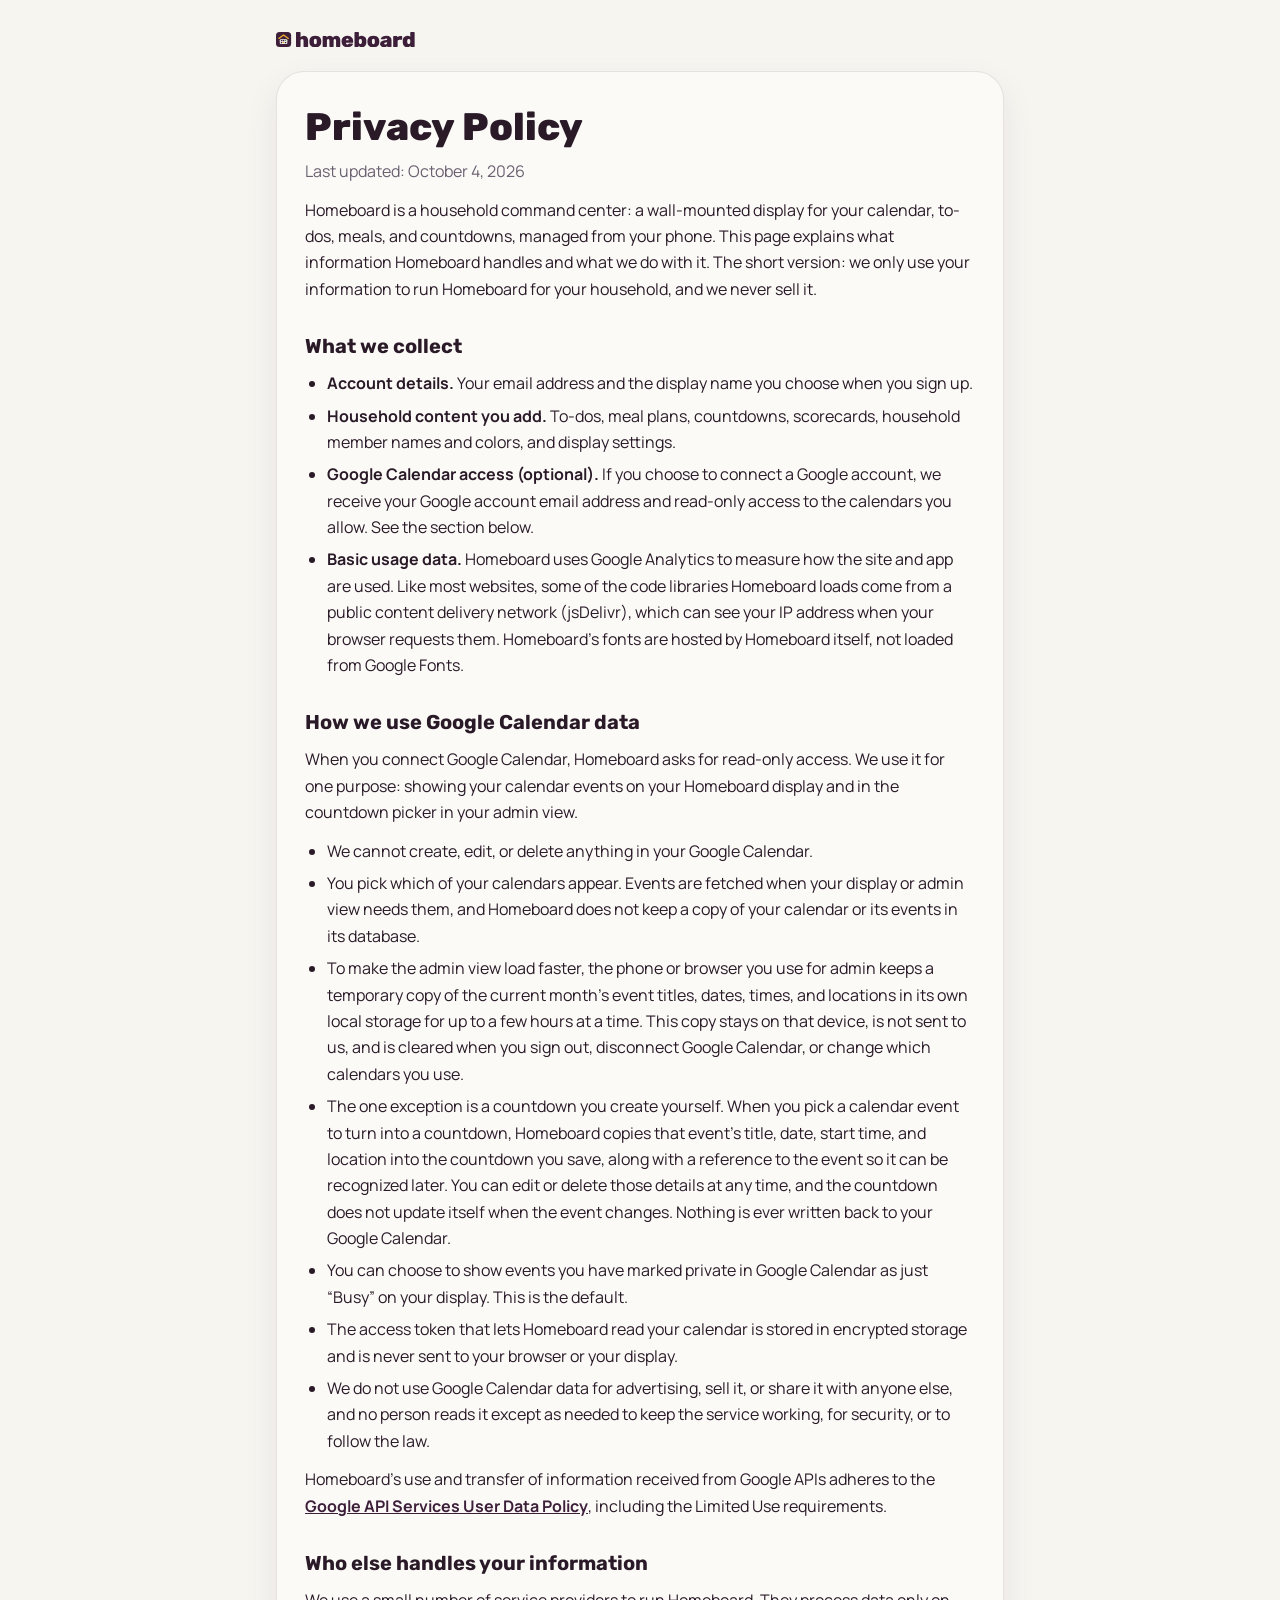
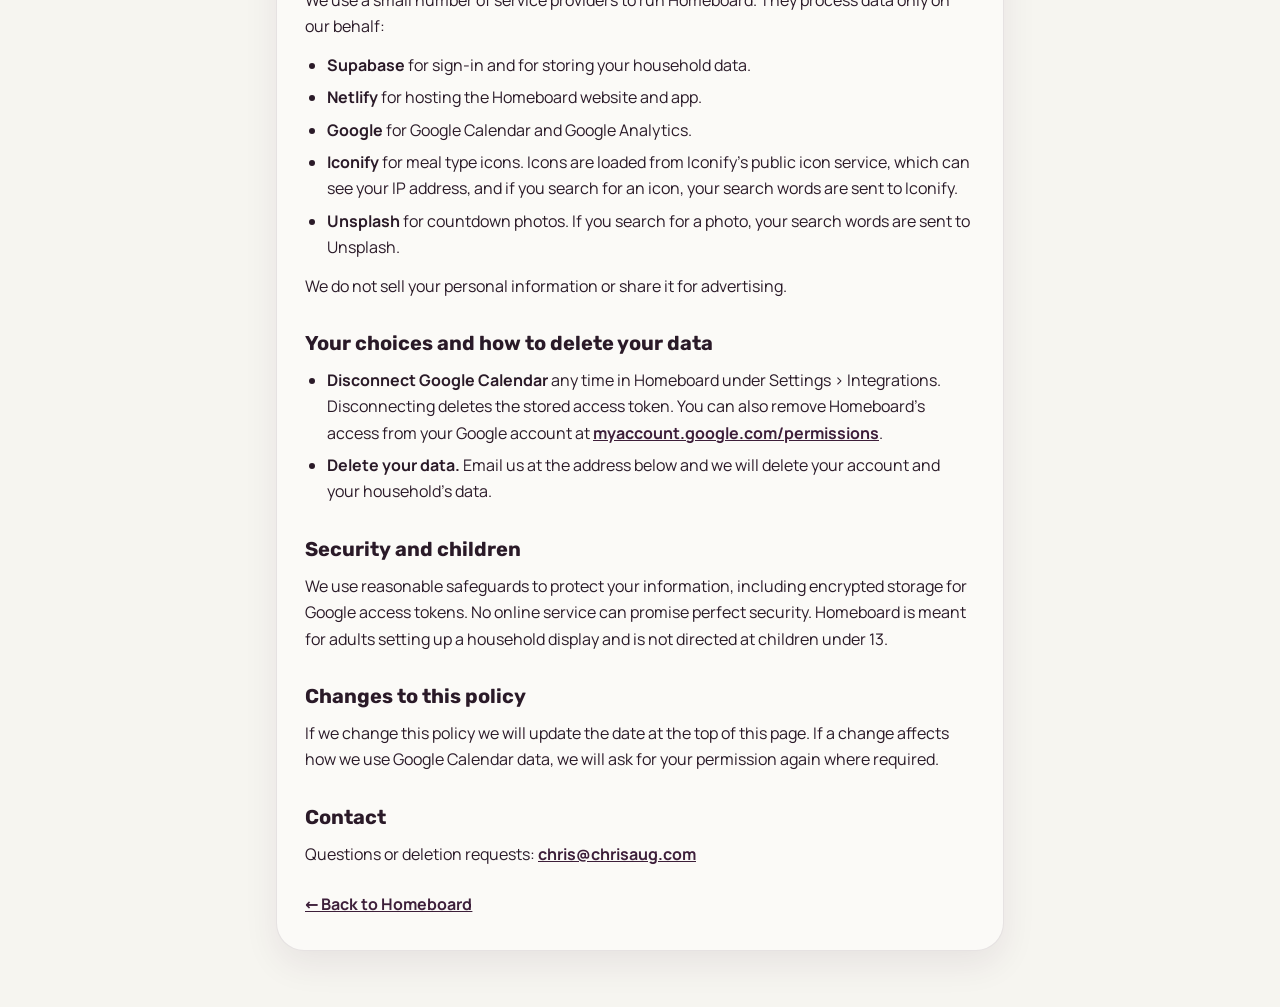
<file: privacy.html>
<!DOCTYPE html>
<html lang="en">
<head>
  <meta charset="UTF-8">
  <meta name="viewport" content="width=device-width, initial-scale=1.0, viewport-fit=cover">
  <meta name="theme-color" content="#f6f5f0">
  <title>Homeboard Privacy Policy</title>
  <meta name="description" content="How Homeboard collects, uses, and protects your information, including optional Google Calendar access.">
  <link rel="icon" type="image/svg+xml" href="brand/app-icon.svg">
  <link rel="stylesheet" href="css/tokens.css?v=2.5.30">
  <style>
    :root {
      --radius-lg: 28px;
    }

    img.brand-logo--dark { display: none; }
    @media (prefers-color-scheme: dark) {
      img.brand-logo--light { display: none; }
      img.brand-logo--dark { display: block; }
    }

    * {
      box-sizing: border-box;
    }

    html,
    body {
      margin: 0;
      min-height: 100%;
      background: var(--bg);
      color: var(--ink);
      font-family: var(--font-ui);
      line-height: 1.65;
    }

    .privacy-page {
      max-width: 760px;
      margin: 0 auto;
      padding: 32px 16px 56px;
    }

    .privacy-logo {
      display: block;
      width: 140px;
      height: auto;
      margin: 0 0 24px;
    }

    .privacy-card {
      background: var(--surface);
      border: 1px solid var(--border);
      border-radius: var(--radius-lg);
      box-shadow: var(--shadow);
      padding: 32px 28px;
    }

    h1,
    h2 {
      font-family: var(--font-display);
      line-height: 1.2;
      margin: 0;
    }

    h1 {
      font-size: clamp(1.8rem, 5vw, 2.4rem);
      font-weight: 800;
    }

    h2 {
      font-size: 1.25rem;
      font-weight: 700;
      margin-top: 32px;
    }

    p,
    ul {
      margin: 12px 0 0;
    }

    ul {
      padding-left: 22px;
    }

    li + li {
      margin-top: 6px;
    }

    .privacy-updated {
      color: var(--muted);
      margin-top: 8px;
    }

    a {
      color: var(--primary);
      font-weight: 700;
    }

    .privacy-back {
      display: inline-block;
      margin-top: 24px;
    }

    @media (max-width: 480px) {
      .privacy-card {
        padding: 24px 18px;
      }
    }
  </style>
</head>
<body>
  <main class="privacy-page">
    <a href="/"><img class="brand-logo brand-logo--light privacy-logo" src="brand/logo.svg" alt="Homeboard" width="140" decoding="async"><img class="brand-logo brand-logo--dark privacy-logo" src="brand/logo-on-dark.svg" alt="" width="140" decoding="async"></a>

    <article class="privacy-card">
      <h1>Privacy Policy</h1>
      <p class="privacy-updated">Last updated: October 4, 2026</p>

      <p>Homeboard is a household command center: a wall-mounted display for your calendar, to-dos, meals, and countdowns, managed from your phone. This page explains what information Homeboard handles and what we do with it. The short version: we only use your information to run Homeboard for your household, and we never sell it.</p>

      <h2>What we collect</h2>
      <ul>
        <li><strong>Account details.</strong> Your email address and the display name you choose when you sign up.</li>
        <li><strong>Household content you add.</strong> To-dos, meal plans, countdowns, scorecards, household member names and colors, and display settings.</li>
        <li><strong>Google Calendar access (optional).</strong> If you choose to connect a Google account, we receive your Google account email address and read-only access to the calendars you allow. See the section below.</li>
        <li><strong>Basic usage data.</strong> Homeboard uses Google Analytics to measure how the site and app are used. Like most websites, some of the code libraries Homeboard loads come from a public content delivery network (jsDelivr), which can see your IP address when your browser requests them. Homeboard's fonts are hosted by Homeboard itself, not loaded from Google Fonts.</li>
      </ul>

      <h2>How we use Google Calendar data</h2>
      <p>When you connect Google Calendar, Homeboard asks for read-only access. We use it for one purpose: showing your calendar events on your Homeboard display and in the countdown picker in your admin view.</p>
      <ul>
        <li>We cannot create, edit, or delete anything in your Google Calendar.</li>
        <li>You pick which of your calendars appear. Events are fetched when your display or admin view needs them, and Homeboard does not keep a copy of your calendar or its events in its database.</li>
        <li>To make the admin view load faster, the phone or browser you use for admin keeps a temporary copy of the current month&rsquo;s event titles, dates, times, and locations in its own local storage for up to a few hours at a time. This copy stays on that device, is not sent to us, and is cleared when you sign out, disconnect Google Calendar, or change which calendars you use.</li>
        <li>The one exception is a countdown you create yourself. When you pick a calendar event to turn into a countdown, Homeboard copies that event&rsquo;s title, date, start time, and location into the countdown you save, along with a reference to the event so it can be recognized later. You can edit or delete those details at any time, and the countdown does not update itself when the event changes. Nothing is ever written back to your Google Calendar.</li>
        <li>You can choose to show events you have marked private in Google Calendar as just &ldquo;Busy&rdquo; on your display. This is the default.</li>
        <li>The access token that lets Homeboard read your calendar is stored in encrypted storage and is never sent to your browser or your display.</li>
        <li>We do not use Google Calendar data for advertising, sell it, or share it with anyone else, and no person reads it except as needed to keep the service working, for security, or to follow the law.</li>
      </ul>
      <p>Homeboard&rsquo;s use and transfer of information received from Google APIs adheres to the <a href="https://developers.google.com/terms/api-services-user-data-policy" target="_blank" rel="noopener">Google API Services User Data Policy</a>, including the Limited Use requirements.</p>

      <h2>Who else handles your information</h2>
      <p>We use a small number of service providers to run Homeboard. They process data only on our behalf:</p>
      <ul>
        <li><strong>Supabase</strong> for sign-in and for storing your household data.</li>
        <li><strong>Netlify</strong> for hosting the Homeboard website and app.</li>
        <li><strong>Google</strong> for Google Calendar and Google Analytics.</li>
        <li><strong>Iconify</strong> for meal type icons. Icons are loaded from Iconify's public icon service, which can see your IP address, and if you search for an icon, your search words are sent to Iconify.</li>
        <li><strong>Unsplash</strong> for countdown photos. If you search for a photo, your search words are sent to Unsplash.</li>
      </ul>
      <p>We do not sell your personal information or share it for advertising.</p>

      <h2>Your choices and how to delete your data</h2>
      <ul>
        <li><strong>Disconnect Google Calendar</strong> any time in Homeboard under Settings &rsaquo; Integrations. Disconnecting deletes the stored access token. You can also remove Homeboard&rsquo;s access from your Google account at <a href="https://myaccount.google.com/permissions" target="_blank" rel="noopener">myaccount.google.com/permissions</a>.</li>
        <li><strong>Delete your data.</strong> Email us at the address below and we will delete your account and your household&rsquo;s data.</li>
      </ul>

      <h2>Security and children</h2>
      <p>We use reasonable safeguards to protect your information, including encrypted storage for Google access tokens. No online service can promise perfect security. Homeboard is meant for adults setting up a household display and is not directed at children under 13.</p>

      <h2>Changes to this policy</h2>
      <p>If we change this policy we will update the date at the top of this page. If a change affects how we use Google Calendar data, we will ask for your permission again where required.</p>

      <h2>Contact</h2>
      <p>Questions or deletion requests: <a href="mailto:chris@chrisaug.com">chris@chrisaug.com</a></p>

      <a class="privacy-back" href="/">&larr; Back to Homeboard</a>
    </article>
  </main>
</body>
</html>
</file>
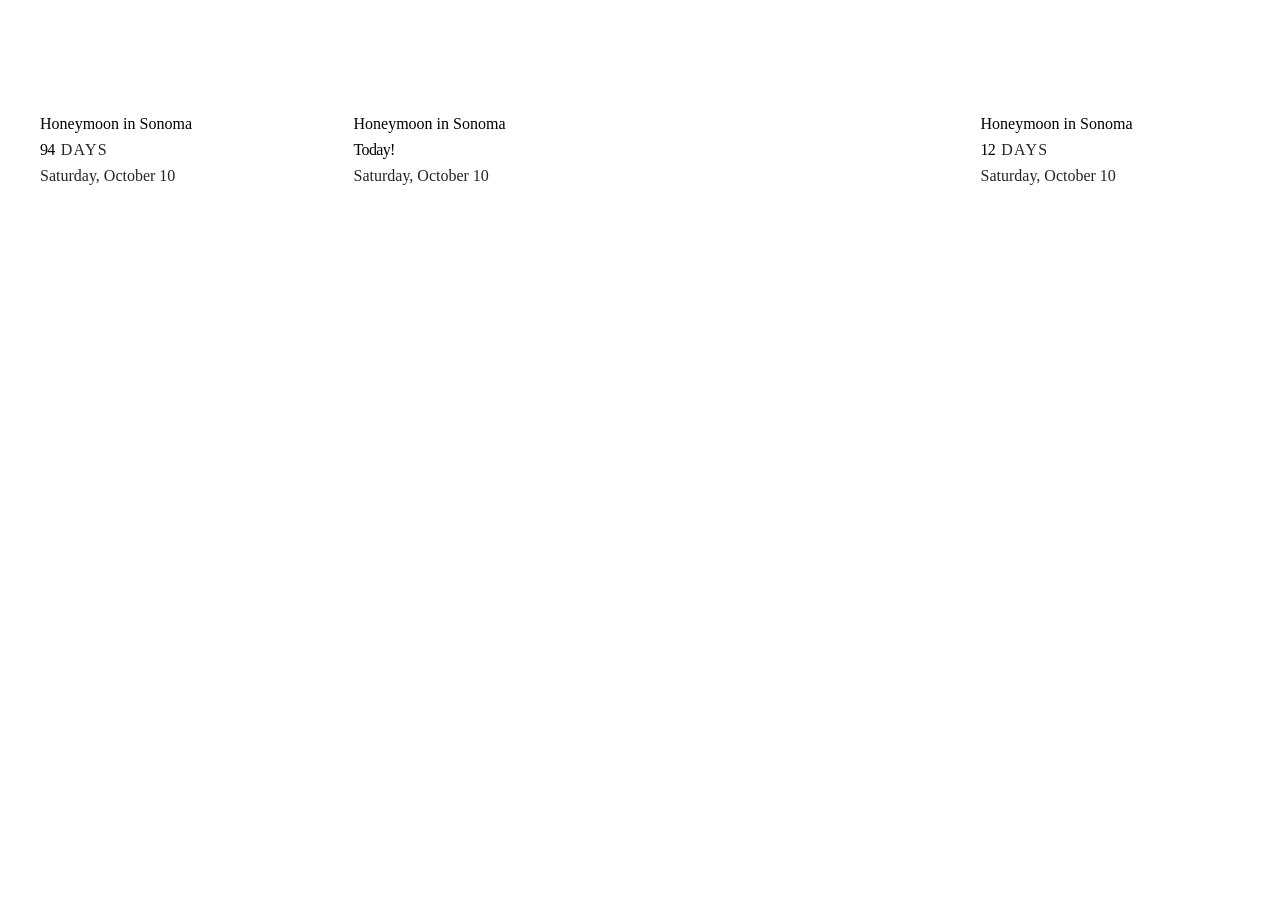
<file: design-system/components/CountdownPanel/preview.html>
<!-- @dsCard group="Time scale" height=300 -->
<!doctype html>
<html><head><meta charset="utf-8"><style>
html,body{margin:0;background:var(--surface);color:var(--ink);font-family:var(--font-ui)}
.wrap{padding:20px;display:flex;flex-wrap:wrap;gap:12px;align-items:flex-start}
</style></head><body><style>.row{display:grid;grid-template-columns:repeat(4,1fr);gap:10px;padding:18px}
.cp{border-radius:var(--radius-lg);padding:22px;min-height:220px;display:flex;flex-direction:column;justify-content:center}
.n{font:800 72px/1 var(--font-display);letter-spacing:-.04em;margin:8px 0}.n span{font:800 12px var(--font-ui);letter-spacing:.08em;margin-left:6px;opacity:.85}
.t{font:800 22px/1.15 var(--font-display)}.d{font:700 14px var(--font-ui);opacity:.85}
.today{background:var(--time-today);color:var(--on-time-today)}.soon{background:var(--countdown-soon);color:#fff}.later{background:var(--countdown-later);color:var(--ink)}.far{background:var(--countdown-far);color:var(--ink);border:1px solid var(--border)}</style>
<div class=row><div class="cp far"><div class=t>Honeymoon in Sonoma</div><div class=n>94<span>DAYS</span></div><div class=d>Saturday, October 10</div></div><div class="cp today"><div class=t>Honeymoon in Sonoma</div><div class=n>Today!</div><div class=d>Saturday, October 10</div></div>
<div class="cp soon"><div class=t>Honeymoon in Sonoma</div><div class=n>2<span>DAYS</span></div><div class=d style="font-size:17px">Saturday, October 10</div></div>
<div class="cp later"><div class=t>Honeymoon in Sonoma</div><div class=n>12<span>DAYS</span></div><div class=d>Saturday, October 10</div></div></div></body></html>
</file>
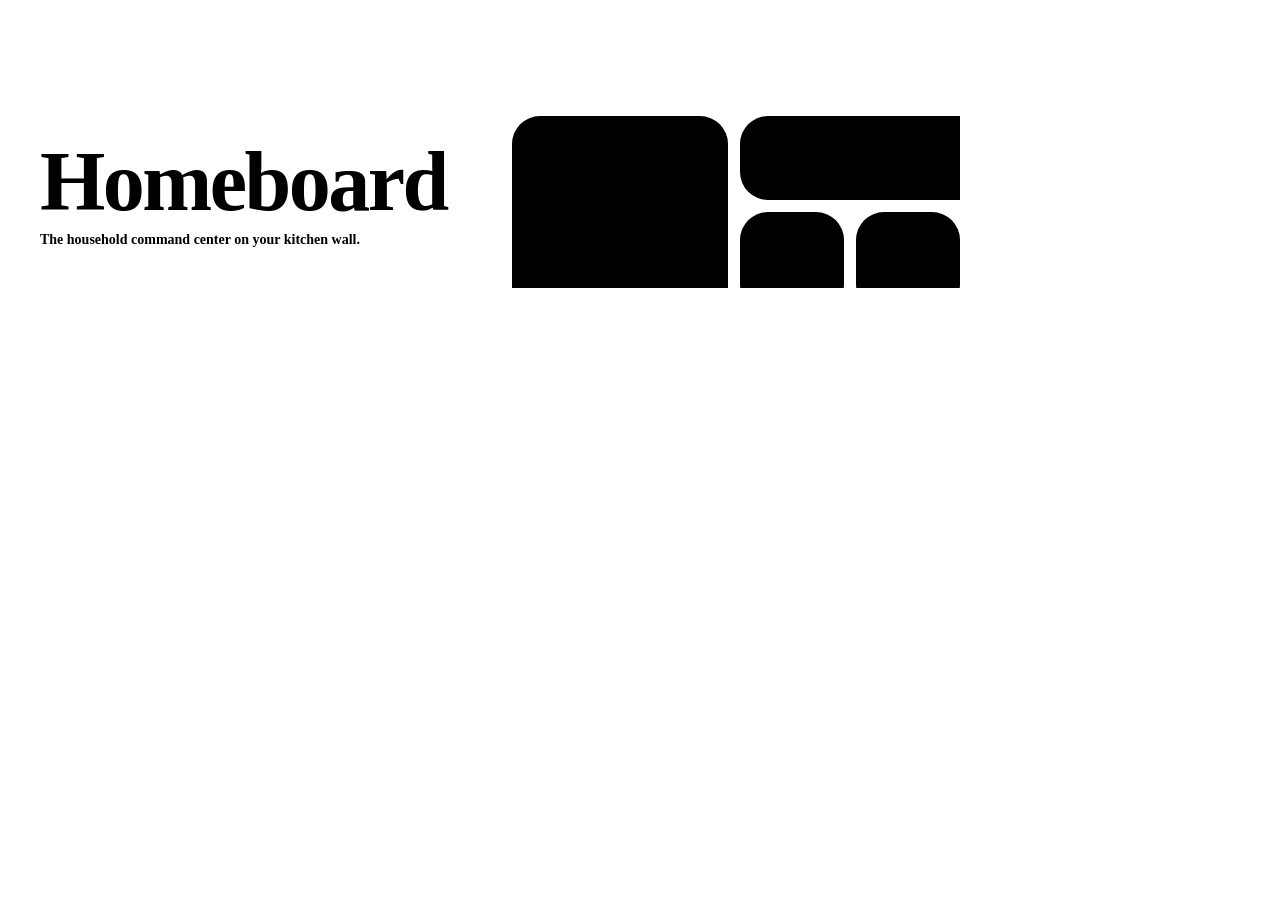
<file: design-system/components/Cover/preview.html>
<!-- @dsCard height=288 -->
<!doctype html>
<html>
<head>
<meta charset="utf-8">
<style>
  html, body { margin: 0; height: 288px; background: var(--bg); overflow: hidden; font-family: var(--font-ui), sans-serif; }
  .cover { position: relative; width: 960px; height: 288px; }
  svg { position: absolute; left: 0; top: 0; }
  .board { fill: var(--brand-aubergine); }
  [data-theme="dark"] .board, html[data-theme="dark"] .board { fill: var(--brand-aubergine-lift); }
  .mari { fill: var(--brand-marigold); }
  .fern { fill: var(--brand-fern); }
  .sage { fill: var(--brand-sage); }
  .cell { fill: var(--bg); }
  .roof { fill: none; stroke: var(--brand-marigold); stroke-width: 20px; stroke-linecap: round; stroke-linejoin: round; }
  .text { position: absolute; left: 40px; bottom: 40px; max-width: 440px; }
  .name { margin: 0; font-family: var(--font-display), sans-serif; font-weight: 800; font-size: 84px; line-height: .92; letter-spacing: -0.03em; color: var(--eyebrow-bg); }
  html[data-theme="dark"] .name { color: var(--ink); }
  .tag { margin: 12px 0 0; font-size: 14px; font-weight: 600; color: var(--muted); }
</style>
</head>
<body>
<div class="cover">
  <svg width="960" height="288" viewBox="0 0 960 288" aria-hidden="true">
    <!--
      blocks: brand-aubergine board 216x220, countdown-later (sage) band 220x84, brand-marigold 104x100, brand-fern 104x100, aubergine 120x100
      arrangement: the logo opened up: the marigold roofline over the board, blocks bleeding off the right and bottom edges
      pattern: literal motif, the board's week: 3x2 day cells at a space-3 gutter, today lit marigold, the diagonal cell fern (as in the mark)
      scales: gaps space-3 (12px); slabs radius-lg (28px); cells radius 10 (tag-radius scaled)
    -->
    <path class="roof" d="M500 100 L716 28 L970 100"/>
    <rect class="board" x="512" y="116" width="216" height="220" rx="28"/>
    <rect class="sage"  x="740" y="116" width="260" height="84" rx="28"/>
    <rect class="mari"  x="740" y="212" width="104" height="100" rx="28"/>
    <rect class="fern"  x="856" y="212" width="104" height="100" rx="28"/>
    <rect class="cell" x="534" y="140" width="52" height="46" rx="10"/>
    <rect class="cell" x="598" y="140" width="52" height="46" rx="10"/>
    <rect class="fern" x="662" y="140" width="52" height="46" rx="10"/>
    <rect class="cell" x="534" y="198" width="52" height="46" rx="10"/>
    <rect class="mari" x="598" y="198" width="52" height="46" rx="10"/>
    <rect class="cell" x="662" y="198" width="52" height="46" rx="10"/>
  </svg>
  <div class="text">
    <h1 class="name">Homeboard</h1>
    <p class="tag">The household command center on your kitchen wall.</p>
  </div>
</div>
</body>
</html>
</file>
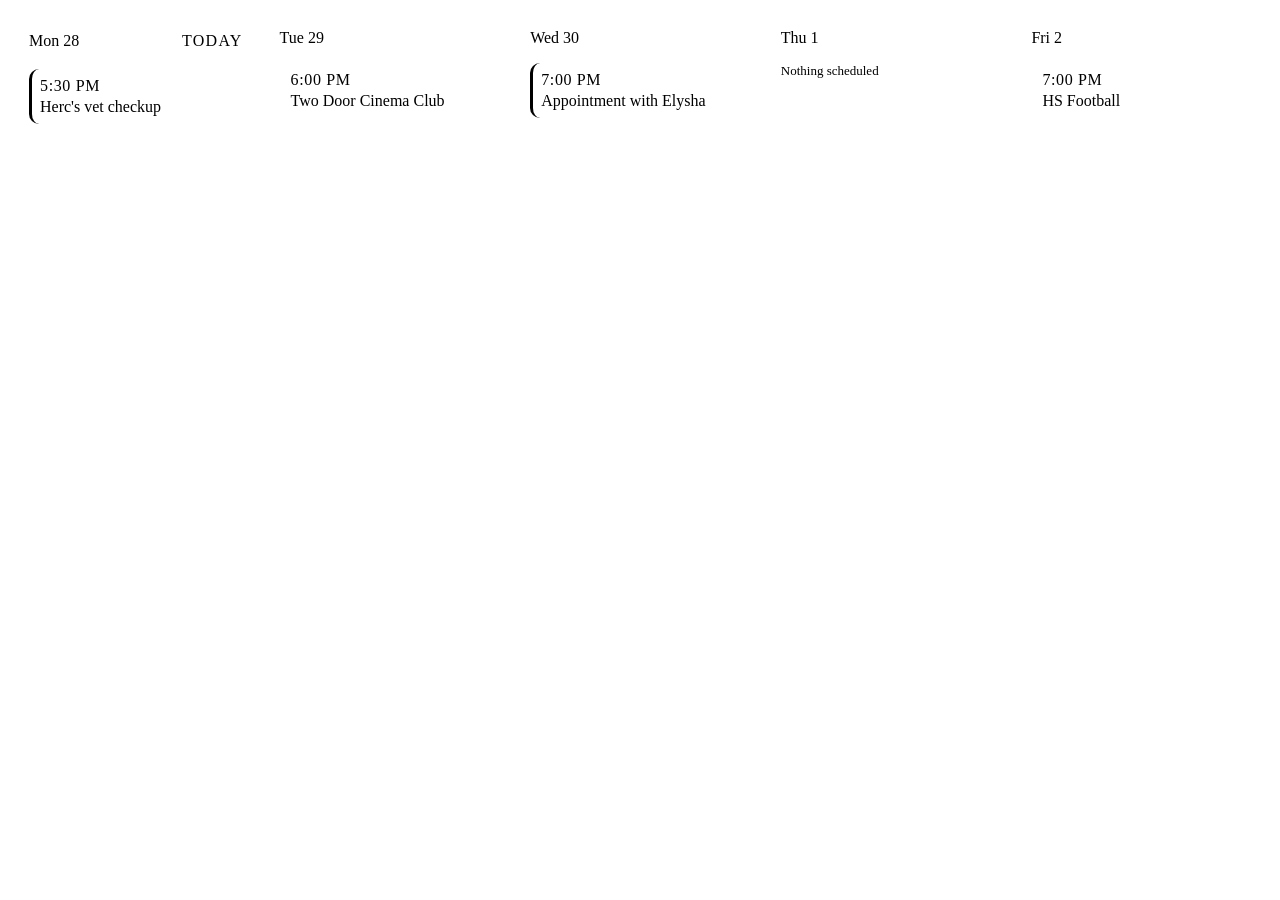
<file: design-system/components/DayColumn/preview.html>
<!-- @dsCard group="Time scale" height=300 -->
<!doctype html>
<html><head><meta charset="utf-8"><style>
html,body{margin:0;background:var(--surface);color:var(--ink);font-family:var(--font-ui)}
.wrap{padding:20px;display:flex;flex-wrap:wrap;gap:12px;align-items:flex-start}
</style></head><body><style>.wk{display:grid;grid-template-columns:repeat(5,1fr);gap:9px;padding:18px}
.col{background:var(--card);border:1px solid var(--border);border-radius:var(--radius-md);padding:11px;min-height:230px}
.dh{font:800 15px var(--font-display);padding-bottom:8px;border-bottom:1px solid var(--border);margin-bottom:8px;display:flex;justify-content:space-between;align-items:center}
.tag{font:800 9.5px var(--font-ui);letter-spacing:.08em;padding:3px 6px;border-radius:6px;background:var(--on-time-today);color:var(--time-today)}
.ev{background:var(--card-sunken);border-radius:10px;padding:8px;margin-bottom:6px;border-left:3px solid transparent}.et{font:700 10px var(--font-ui);color:var(--muted);letter-spacing:.04em}.en{font:700 13px/1.25 var(--font-ui);margin-top:3px}
.today{background:var(--time-today);color:var(--on-time-today);border-color:transparent}.today .dh{border-color:rgba(42,26,40,.2)}.today .ev{background:rgba(255,255,255,.55)}.today .et{color:var(--on-time-today)}
.soon{background:var(--time-soon);border-color:transparent;border-top:5px solid var(--time-soon-edge)}.soon .ev{background:var(--time-soon-chip)}
.none{font-size:13px;color:var(--muted)}</style>
<div class=wk>
<div class="col today"><div class=dh>Mon 28<span class=tag>TODAY</span></div><div class=ev style="border-left-color:var(--person-berry)"><div class=et>5:30 PM</div><div class=en>Herc's vet checkup</div></div></div>
<div class="col soon"><div class=dh>Tue 29</div><div class=ev><div class=et>6:00 PM</div><div class=en>Two Door Cinema Club</div></div></div>
<div class="col soon"><div class=dh>Wed 30</div><div class=ev style="border-left-color:var(--person-blueberry)"><div class=et>7:00 PM</div><div class=en>Appointment with Elysha</div></div></div>
<div class="col soon"><div class=dh>Thu 1</div><div class=none>Nothing scheduled</div></div>
<div class=col><div class=dh>Fri 2</div><div class=ev><div class=et>7:00 PM</div><div class=en>HS Football</div></div></div>
</div></body></html>
</file>
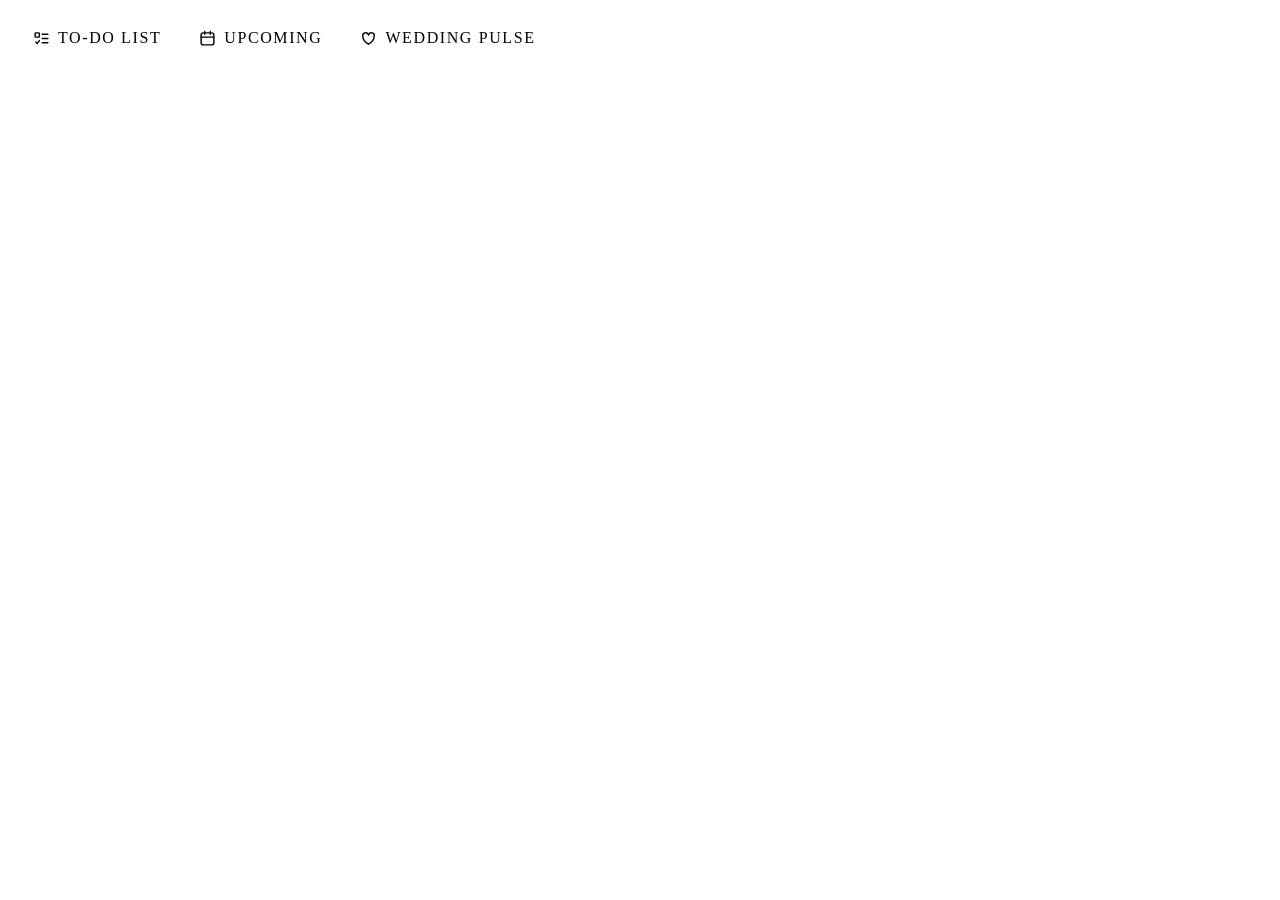
<file: design-system/components/Eyebrow/preview.html>
<!-- @dsCard group="Navigation" height=90 -->
<!doctype html>
<html><head><meta charset="utf-8"><style>
html,body{margin:0;background:var(--surface);color:var(--ink);font-family:var(--font-ui)}
.wrap{padding:20px;display:flex;flex-wrap:wrap;gap:12px;align-items:flex-start}
</style></head><body><style>.eb{display:inline-flex;gap:8px;align-items:center;background:var(--eyebrow-bg);color:var(--eyebrow-fg);font:800 12px/1 var(--font-ui);letter-spacing:.1em;text-transform:uppercase;padding:9px 13px;border-radius:var(--tag-radius)}.eb svg{width:17px;height:17px}</style>
<div class=wrap><span class=eb><svg viewBox="0 0 24 24" fill="none" stroke="currentColor" stroke-width="2" stroke-linecap="round"><rect x="3" y="4" width="6" height="6" rx="1"/><path d="M13 6h8M13 12h8M13 18h8M4 17l2 2 3-4"/></svg>To-do list</span><span class=eb><svg viewBox="0 0 24 24" fill="none" stroke="currentColor" stroke-width="2" stroke-linecap="round"><rect x="3" y="4" width="18" height="17" rx="3"/><path d="M8 2v4M16 2v4M3 10h18"/></svg>Upcoming</span><span class=eb><svg viewBox="0 0 24 24" fill="none" stroke="currentColor" stroke-width="2" stroke-linecap="round" stroke-linejoin="round"><path d="M12 20s-8-5-8-11a4 4 0 0 1 8-2 4 4 0 0 1 8 2c0 6-8 11-8 11z"/></svg>Wedding pulse</span></div></body></html>
</file>
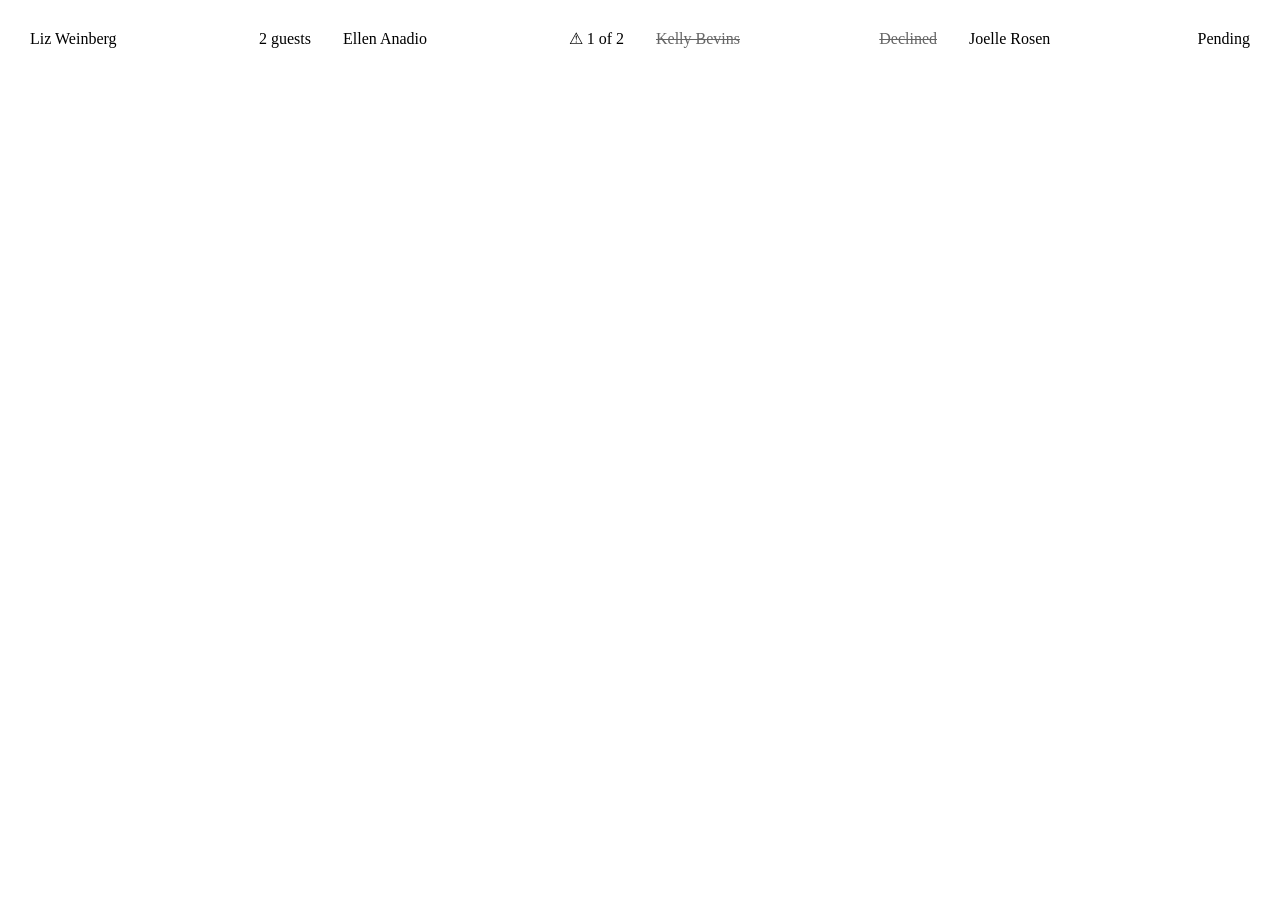
<file: design-system/components/GuestTile/preview.html>
<!-- @dsCard group="Wedding pulse" height=150 -->
<!doctype html>
<html><head><meta charset="utf-8"><style>
html,body{margin:0;background:var(--surface);color:var(--ink);font-family:var(--font-ui)}
.wrap{padding:20px;display:flex;flex-wrap:wrap;gap:12px;align-items:flex-start}
</style></head><body><style>.gg{display:grid;grid-template-columns:repeat(4,1fr);gap:8px;padding:18px}.g{display:flex;justify-content:space-between;align-items:center;border-radius:var(--radius-sm);padding:11px 12px;font:700 14px var(--font-ui)}.g span:last-child{font:800 12px var(--font-ui)}
.att{background:var(--countdown-later)}.att span:last-child{color:var(--success)}.und{background:var(--countdown-later);border-left:var(--time-edge) solid var(--time-today)}
.dec{background:var(--card);opacity:.6;text-decoration:line-through;color:var(--muted)}.pen{background:var(--card);border:1.5px dashed var(--border);color:var(--ink)}.pen span:last-child{color:var(--muted)}</style>
<div class=gg><div class="g att"><span>Liz Weinberg</span><span>2 guests</span></div><div class="g und"><span>Ellen Anadio</span><span>⚠ 1 of 2</span></div><div class="g dec"><span>Kelly Bevins</span><span>Declined</span></div><div class="g pen"><span>Joelle Rosen</span><span>Pending</span></div></div></body></html>
</file>
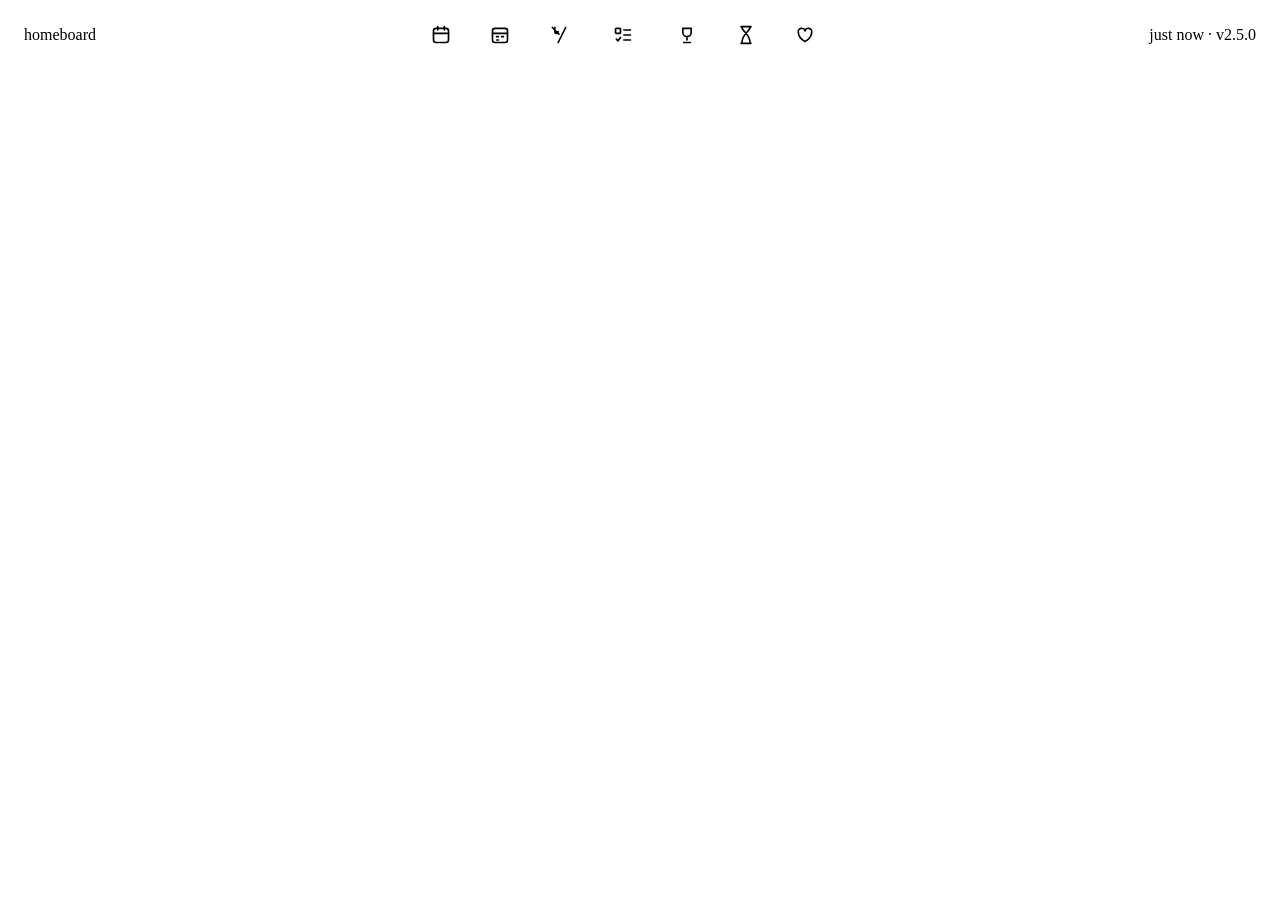
<file: design-system/components/NavBar/preview.html>
<!-- @dsCard group="Navigation" height=110 -->
<!doctype html>
<html><head><meta charset="utf-8"><style>
html,body{margin:0;background:var(--surface);color:var(--ink);font-family:var(--font-ui)}
.wrap{padding:20px;display:flex;flex-wrap:wrap;gap:12px;align-items:flex-start}
</style></head><body><style>.bar{display:flex;align-items:center;justify-content:space-between;padding:18px 24px}.nav{display:flex;gap:7px}
.nb{width:52px;height:34px;border-radius:var(--button-radius);background:var(--card);border:1px solid var(--border);display:grid;place-items:center;color:var(--muted)}.nb.on{background:var(--primary);color:var(--on-primary);width:62px;border-color:transparent}
.nb svg{width:20px;height:20px}.meta{font:700 11px var(--font-ui);color:var(--muted)}.name{font:800 22px var(--font-display);color:var(--eyebrow-bg)}</style>
<div class=bar><span class=name>homeboard</span><div class=nav><span class="nb"><svg viewBox="0 0 24 24" fill="none" stroke="currentColor" stroke-width="2" stroke-linecap="round" stroke-linejoin="round"><rect x="3" y="4" width="18" height="17" rx="3"/><path d="M8 2v4M16 2v4M3 10h18"/></svg></span><span class="nb"><svg viewBox="0 0 24 24" fill="none" stroke="currentColor" stroke-width="2" stroke-linecap="round" stroke-linejoin="round"><rect x="3" y="4" width="18" height="17" rx="3"/><path d="M3 10h18M8 14h2M14 14h2M8 18h2"/></svg></span><span class="nb"><svg viewBox="0 0 24 24" fill="none" stroke="currentColor" stroke-width="2" stroke-linecap="round" stroke-linejoin="round"><path d="M4 3l8 8M7 3v5a2 2 0 0 0 4 0M20 3l-9 18"/></svg></span><span class="nb on"><svg viewBox="0 0 24 24" fill="none" stroke="currentColor" stroke-width="2" stroke-linecap="round" stroke-linejoin="round"><rect x="3" y="4" width="6" height="6" rx="1"/><path d="M13 6h8M13 12h8M13 18h8M4 17l2 2 3-4"/></svg></span><span class="nb"><svg viewBox="0 0 24 24" fill="none" stroke="currentColor" stroke-width="2" stroke-linecap="round" stroke-linejoin="round"><path d="M7 4h10v5a5 5 0 0 1-10 0zM12 14v4M8 21h8"/></svg></span><span class="nb"><svg viewBox="0 0 24 24" fill="none" stroke="currentColor" stroke-width="2" stroke-linecap="round" stroke-linejoin="round"><path d="M6 2h12M6 22h12M7 2c0 6 10 8 10 20M17 2c0 6-10 8-10 20"/></svg></span><span class="nb"><svg viewBox="0 0 24 24" fill="none" stroke="currentColor" stroke-width="2" stroke-linecap="round" stroke-linejoin="round"><path d="M12 20s-8-5-8-11a4 4 0 0 1 8-2 4 4 0 0 1 8 2c0 6-8 11-8 11z"/></svg></span></div><span class=meta>just now · v2.5.0</span></div></body></html>
</file>
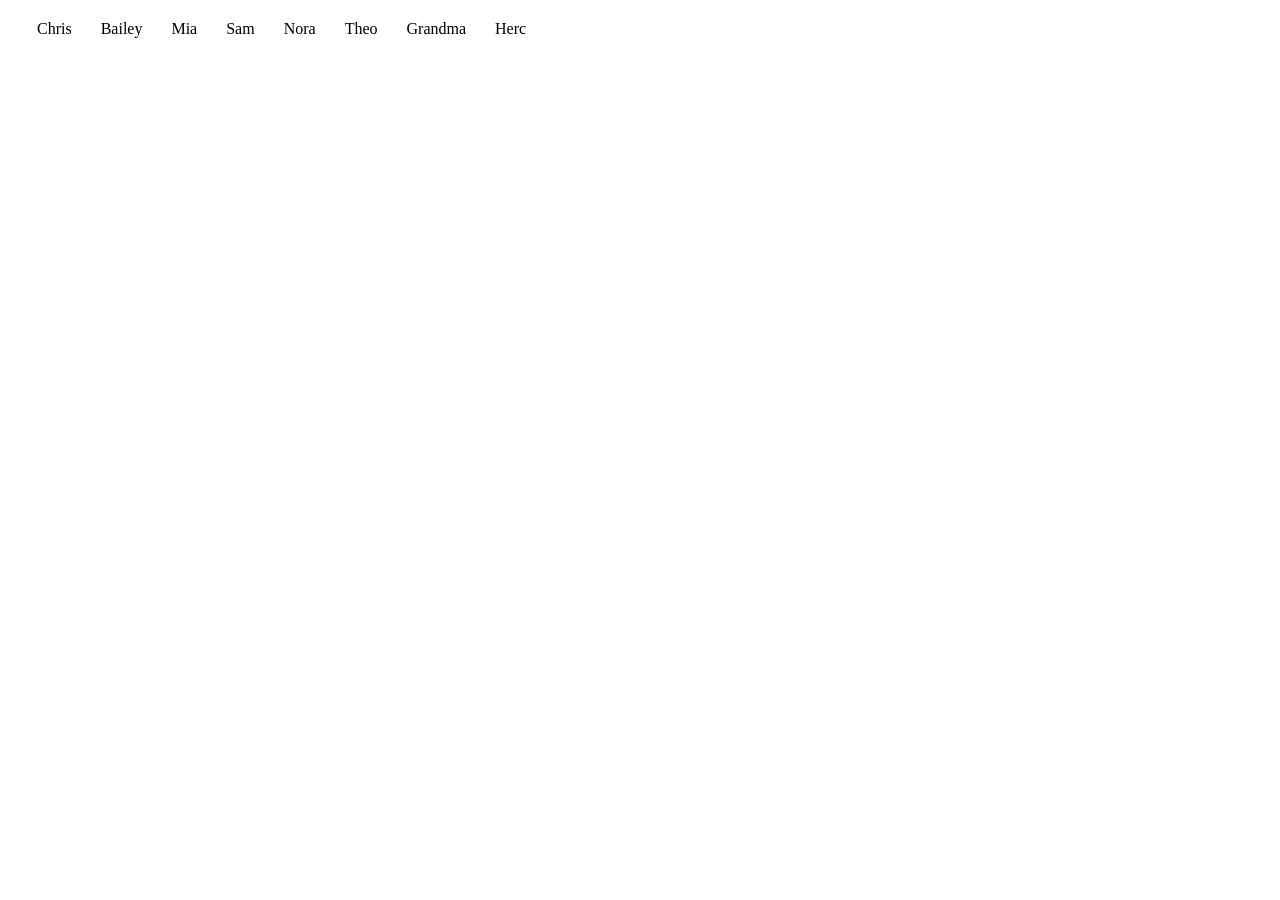
<file: design-system/components/PersonTag/preview.html>
<!-- @dsCard group="Identity" height=100 -->
<!doctype html>
<html><head><meta charset="utf-8"><style>
html,body{margin:0;background:var(--surface);color:var(--ink);font-family:var(--font-ui)}
.wrap{padding:20px;display:flex;flex-wrap:wrap;gap:12px;align-items:flex-start}
</style></head><body><style>.who{display:inline-flex;gap:7px;align-items:center;font:700 15px var(--font-ui)}.who i{width:10px;height:10px;border-radius:50%}</style>
<div class=wrap><span class=who style="color:var(--person-blueberry)"><i style="background:var(--person-blueberry)"></i>Chris</span><span class=who style="color:var(--person-berry)"><i style="background:var(--person-berry)"></i>Bailey</span><span class=who style="color:var(--person-lagoon)"><i style="background:var(--person-lagoon)"></i>Mia</span><span class=who style="color:var(--person-clay)"><i style="background:var(--person-clay)"></i>Sam</span><span class=who style="color:var(--person-iris)"><i style="background:var(--person-iris)"></i>Nora</span><span class=who style="color:var(--person-olive)"><i style="background:var(--person-olive)"></i>Theo</span><span class=who style="color:var(--person-cocoa)"><i style="background:var(--person-cocoa)"></i>Grandma</span><span class=who style="color:var(--person-moss)"><i style="background:var(--person-moss)"></i>Herc</span></div></body></html>
</file>
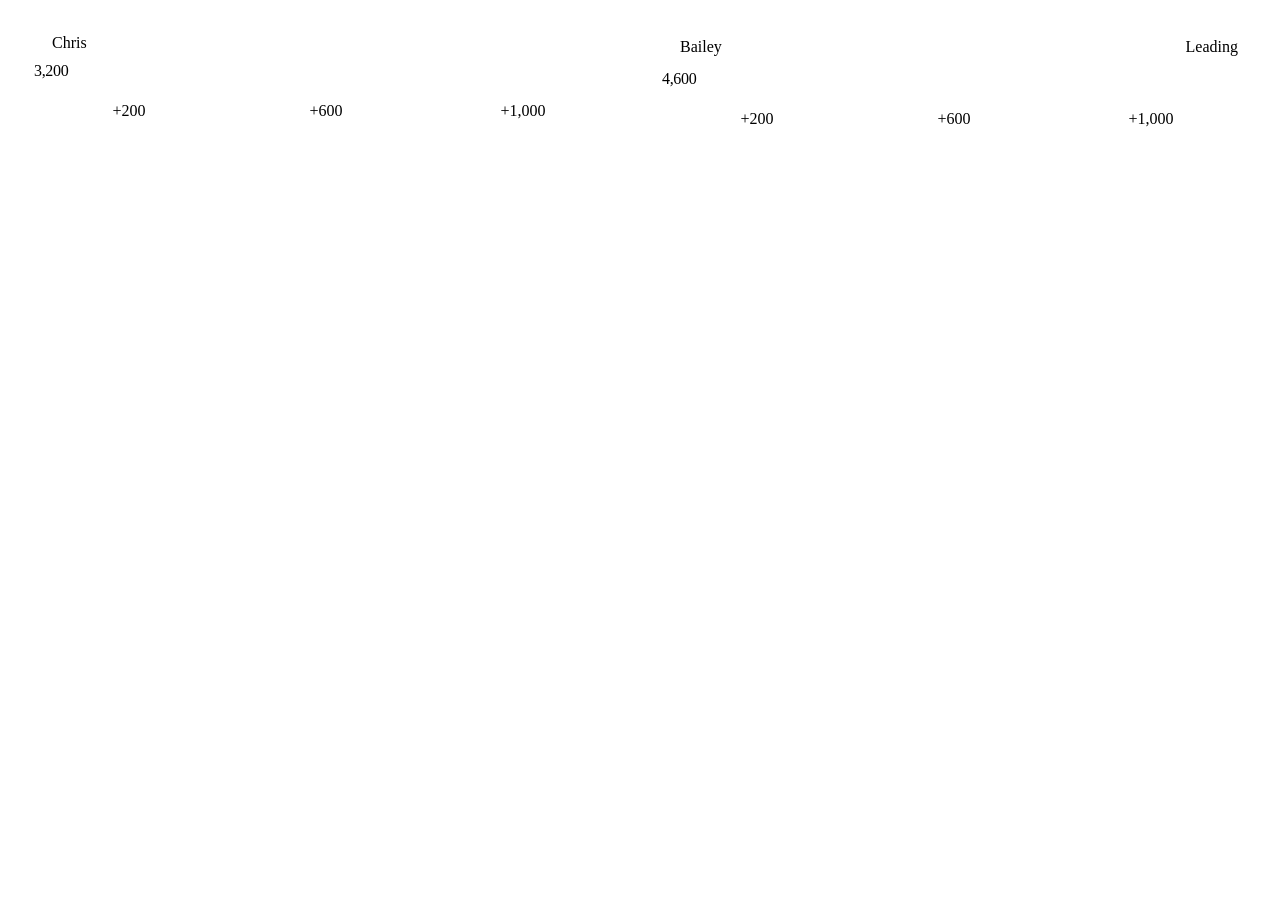
<file: design-system/components/PlayerCard/preview.html>
<!-- @dsCard group="Scorecard" height=260 -->
<!doctype html>
<html><head><meta charset="utf-8"><style>
html,body{margin:0;background:var(--surface);color:var(--ink);font-family:var(--font-ui)}
.wrap{padding:20px;display:flex;flex-wrap:wrap;gap:12px;align-items:flex-start}
</style></head><body><style>.sg{display:grid;grid-template-columns:1fr 1fr;gap:12px;padding:18px}.pc{background:var(--card);border:1px solid var(--border);border-radius:var(--radius-md);padding:16px}
.lead{border:2px solid var(--time-today)}.hd{display:flex;justify-content:space-between;align-items:center}.who{display:inline-flex;gap:7px;align-items:center;font:800 18px var(--font-display)}.who i{width:11px;height:11px;border-radius:50%}
.tag{display:inline-flex;font:800 11px var(--font-ui);padding:4px 8px;border-radius:8px;background:var(--time-today);color:var(--on-time-today)}
.s{font:800 52px/1 var(--font-display);letter-spacing:-.02em;margin:10px 0 12px}.bg{display:grid;grid-template-columns:repeat(3,1fr);gap:7px}.b{border:1px solid var(--border);border-radius:var(--button-radius);text-align:center;padding:10px;font:800 15px var(--font-ui);background:var(--surface)}</style>
<div class=sg><div class=pc><div class=hd><span class=who style="color:var(--person-blueberry)"><i style="background:var(--person-blueberry)"></i>Chris</span></div><div class=s>3,200</div><div class=bg><span class=b>+200</span><span class=b>+600</span><span class=b>+1,000</span></div></div>
<div class="pc lead"><div class=hd><span class=who style="color:var(--person-berry)"><i style="background:var(--person-berry)"></i>Bailey</span><span class=tag>Leading</span></div><div class=s>4,600</div><div class=bg><span class=b>+200</span><span class=b>+600</span><span class=b>+1,000</span></div></div></div></body></html>
</file>
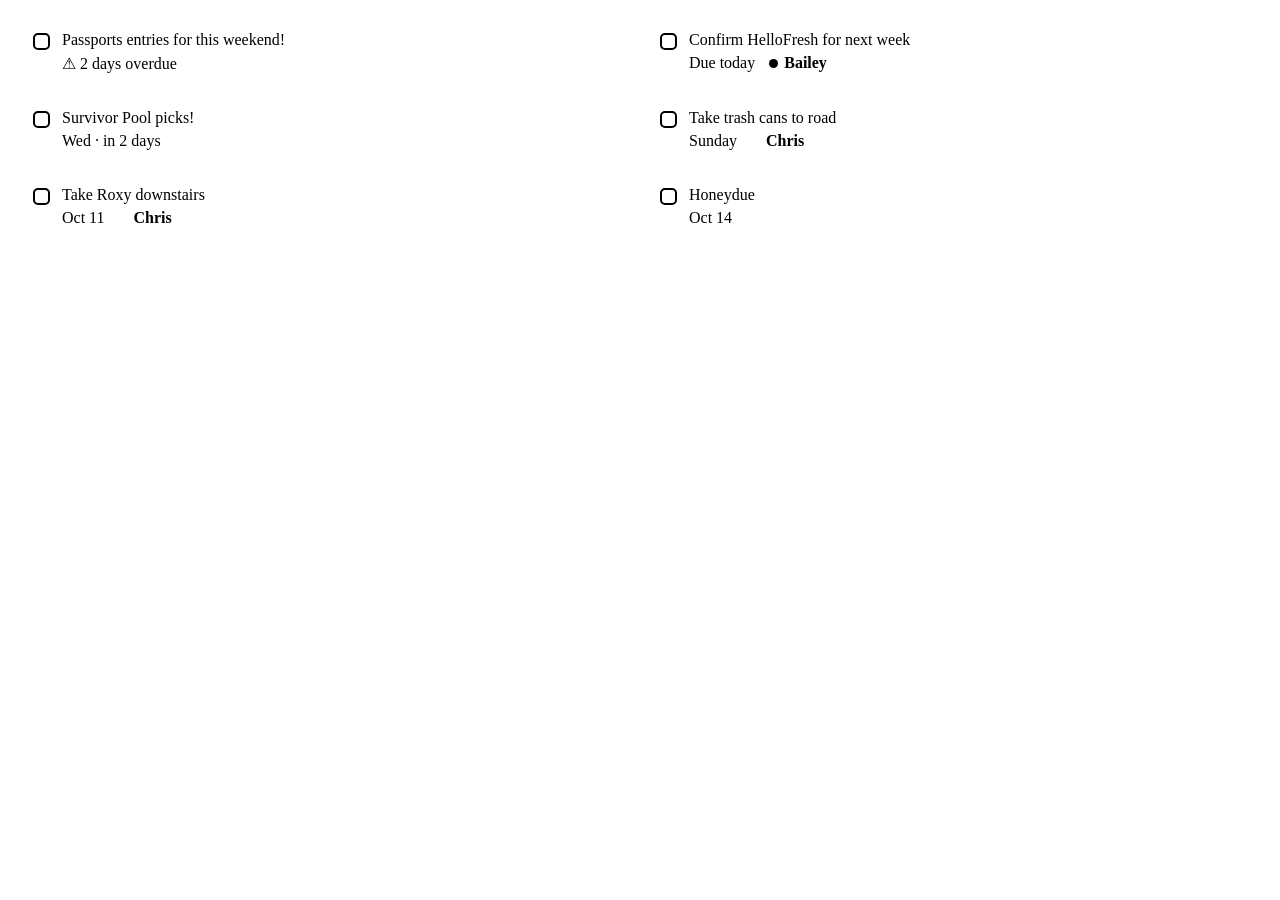
<file: design-system/components/TaskCard/preview.html>
<!-- @dsCard group="Time scale" height=330 -->
<!doctype html>
<html><head><meta charset="utf-8"><style>
html,body{margin:0;background:var(--surface);color:var(--ink);font-family:var(--font-ui)}
.wrap{padding:20px;display:flex;flex-wrap:wrap;gap:12px;align-items:flex-start}
</style></head><body><style>.grid{display:grid;grid-template-columns:1fr 1fr;gap:10px;padding:18px}
.tc{display:flex;gap:12px;background:var(--card);border:1px solid var(--border);border-radius:var(--radius-md);padding:13px 15px}
.cb{width:17px;height:17px;border:2px solid currentColor;border-radius:5px;flex:none;margin-top:2px;box-sizing:border-box}
.tt{font:700 17px/1.3 var(--font-ui)}.meta{display:flex;gap:14px;margin-top:5px;font:800 13px var(--font-ui);align-items:center}
.who{display:inline-flex;gap:6px;align-items:center;font-weight:700}.who i{width:9px;height:9px;border-radius:50%}
.over{background:var(--time-overdue);color:var(--on-time-overdue);border-color:transparent}
.today{background:var(--time-today);color:var(--on-time-today);border-color:transparent}
.soon{background:var(--time-soon);border-color:transparent;border-left:var(--time-edge) solid var(--time-soon-edge)}.soon .d{color:var(--time-soon-fg)}
.week{background:var(--time-week);border-color:transparent;border-left:var(--time-edge) solid var(--time-week-edge)}.week .d{color:var(--time-week-fg)}
.later .d{color:var(--muted)}.later .cb{color:var(--primary)}
.over .who i,.today .who i{background:currentColor!important}</style>
<div class=grid>
<div class="tc over"><span class=cb></span><div><div class=tt>Passports entries for this weekend!</div><div class=meta><span>⚠ 2 days overdue</span></div></div></div>
<div class="tc today"><span class=cb></span><div><div class=tt>Confirm HelloFresh for next week</div><div class=meta><span>Due today</span><span class=who><i></i>Bailey</span></div></div></div>
<div class="tc soon"><span class=cb style="color:var(--time-soon-fg)"></span><div><div class=tt>Survivor Pool picks!</div><div class=meta><span class=d>Wed · in 2 days</span></div></div></div>
<div class="tc week"><span class=cb style="color:var(--time-week-fg)"></span><div><div class=tt>Take trash cans to road</div><div class=meta><span class=d>Sunday</span><span class=who style="color:var(--person-blueberry)"><i style="background:var(--person-blueberry)"></i>Chris</span></div></div></div>
<div class="tc later"><span class=cb></span><div><div class=tt>Take Roxy downstairs</div><div class=meta><span class=d>Oct 11</span><span class=who style="color:var(--person-blueberry)"><i style="background:var(--person-blueberry)"></i>Chris</span></div></div></div>
<div class="tc later"><span class=cb></span><div><div class=tt>Honeydue</div><div class=meta><span class=d>Oct 14</span></div></div></div>
</div></body></html>
</file>
<file: css/tokens.css>
/* Homeboard design tokens. Generated from tokens.json; edit tokens.json, not this file. */

@font-face{font-family:"Rubik";font-weight:500;src:url("../fonts/Rubik-500.woff2") format("woff2");font-display:swap}
@font-face{font-family:"Rubik";font-weight:700;src:url("../fonts/Rubik-700.woff2") format("woff2");font-display:swap}
@font-face{font-family:"Rubik";font-weight:800;src:url("../fonts/Rubik-800.woff2") format("woff2");font-display:swap}
@font-face{font-family:"Manrope";font-weight:400;src:url("../fonts/Manrope-400.woff2") format("woff2");font-display:swap}
@font-face{font-family:"Manrope";font-weight:500;src:url("../fonts/Manrope-500.woff2") format("woff2");font-display:swap}
@font-face{font-family:"Manrope";font-weight:600;src:url("../fonts/Manrope-600.woff2") format("woff2");font-display:swap}
@font-face{font-family:"Manrope";font-weight:700;src:url("../fonts/Manrope-700.woff2") format("woff2");font-display:swap}
@font-face{font-family:"Manrope";font-weight:800;src:url("../fonts/Manrope-800.woff2") format("woff2");font-display:swap}

:root, [data-theme="light"] {
  --brand-aubergine: #3d1f3a;
  --brand-aubergine-lift: #5a2d55;
  --brand-marigold: #f2b22e;
  --brand-sage: #d3dec7;
  --brand-fern: #6f9460;
  --brand-leaf: #245c43;
  --brand-red: #d12b2b;
  --brand-linen: #f6f5f0;
  --brand-night: #1c1320;
  --bg: var(--brand-linen);
  --surface: #fbfaf7;
  --card: #ffffff;
  --card-sunken: var(--brand-linen);
  --ink: #2a1a28;
  --muted: #6b6070;
  --border: rgba(61, 31, 58, 0.11);
  --primary: var(--brand-aubergine);
  --on-primary: #ffffff;
  --eyebrow-bg: var(--brand-aubergine);
  --eyebrow-fg: var(--brand-marigold);
  --love: var(--brand-aubergine);
  --focus: var(--primary);
  --time-overdue: var(--brand-red);
  --on-time-overdue: #ffffff;
  --time-today: var(--brand-marigold);
  --on-time-today: #2a1a28;
  --time-soon: #e3ead9;
  --time-soon-chip: #ffffff;
  --time-soon-edge: var(--brand-fern);
  --time-soon-fg: var(--brand-leaf);
  --time-week: #f1eaf0;
  --time-week-edge: #8a5a84;
  --time-week-fg: var(--brand-aubergine);
  --countdown-soon: var(--brand-fern);
  --countdown-later: var(--brand-sage);
  --countdown-far: var(--card);
  --on-countdown-soon: #ffffff;
  --countdown-later-sub: #5f5463;
  --on-time-today-sub: #4a3a48;
  --countdown-stamp-bg: var(--brand-aubergine);
  --countdown-stamp-fg: var(--brand-linen);
  --countdown-frame: #ffffff;
  --countdown-frame-on-far: #ffffff;
  --countdown-far-postcard: color-mix(in srgb, var(--brand-aubergine) 6%, var(--card));
  --countdown-frame-shadow: 0 18px 40px rgba(61, 31, 58, 0.2);
  --countdown-perf: color-mix(in srgb, var(--ink) 25%, transparent);
  --countdown-perf-on-today: color-mix(in srgb, var(--on-time-today) 30%, transparent);
  --countdown-credit-bg: color-mix(in srgb, var(--brand-night) 60%, transparent);
  --countdown-credit-fg: #ffffff;
  --done: var(--brand-leaf);
  --danger: var(--brand-red);
  --danger-soft: #fbe4e2;
  --success: var(--brand-leaf);
  --person-blueberry: #3656a8;
  --person-berry: #a2306e;
  --person-lagoon: #136670;
  --person-clay: #9a4a26;
  --person-iris: #6848b0;
  --person-olive: #63600f;
  --person-cocoa: #7a4f36;
  --person-moss: #4a6b2a;
  --shadow: 0 14px 34px rgba(61, 31, 58, 0.08);
}

[data-theme="dark"] {
  --bg: var(--brand-night);
  --surface: #1f1523;
  --card: #2a1e2d;
  --card-sunken: #33263a;
  --ink: #f3eef2;
  --muted: #b3a6b3;
  --border: rgba(243, 238, 242, 0.09);
  --primary: var(--brand-marigold);
  --on-primary: var(--brand-night);
  --eyebrow-bg: var(--brand-aubergine-lift);
  --love: var(--brand-marigold);
  --time-soon: #2e3f31;
  --time-soon-chip: #3d5341;
  --time-soon-edge: #8fb07a;
  --time-soon-fg: #a9d487;
  --time-week: #33233a;
  --time-week-edge: #a877a0;
  --time-week-fg: #e3c9df;
  --countdown-later: #4a6049;
  --countdown-later-sub: #ddd6dd;
  --countdown-stamp-bg: var(--brand-aubergine-lift);
  --countdown-frame: var(--card);
  --countdown-frame-on-far: var(--card-sunken);
  --countdown-far-postcard: var(--card);
  --countdown-frame-shadow: 0 18px 40px rgba(0, 0, 0, 0.5);
  --countdown-perf: color-mix(in srgb, var(--ink) 20%, transparent);
  --done: #a9d487;
  --danger: #ff6b6b;
  --danger-soft: rgba(255, 107, 107, 0.13);
  --success: #a9d487;
  --person-blueberry: #9db4f0;
  --person-berry: #f29ac8;
  --person-lagoon: #7fd0d6;
  --person-clay: #f0a57f;
  --person-iris: #bfa8f5;
  --person-olive: #d6cf6e;
  --person-cocoa: #d9ad90;
  --person-moss: #b5d38f;
  --shadow: 0 14px 34px rgba(0, 0, 0, 0.4);
}

@media (prefers-color-scheme: dark) {
  :root:not([data-theme="light"]) {
    --bg: var(--brand-night);
    --surface: #1f1523;
    --card: #2a1e2d;
    --card-sunken: #33263a;
    --ink: #f3eef2;
    --muted: #b3a6b3;
    --border: rgba(243, 238, 242, 0.09);
    --primary: var(--brand-marigold);
    --on-primary: var(--brand-night);
    --eyebrow-bg: var(--brand-aubergine-lift);
    --love: var(--brand-marigold);
    --time-soon: #2e3f31;
    --time-soon-chip: #3d5341;
    --time-soon-edge: #8fb07a;
    --time-soon-fg: #a9d487;
    --time-week: #33233a;
    --time-week-edge: #a877a0;
    --time-week-fg: #e3c9df;
    --countdown-later: #4a6049;
    --countdown-later-sub: #ddd6dd;
    --countdown-stamp-bg: var(--brand-aubergine-lift);
    --countdown-frame: var(--card);
    --countdown-frame-on-far: var(--card-sunken);
    --countdown-far-postcard: var(--card);
    --countdown-frame-shadow: 0 18px 40px rgba(0, 0, 0, 0.5);
    --countdown-perf: color-mix(in srgb, var(--ink) 20%, transparent);
    --done: #a9d487;
    --danger: #ff6b6b;
    --danger-soft: rgba(255, 107, 107, 0.13);
    --success: #a9d487;
    --person-blueberry: #9db4f0;
    --person-berry: #f29ac8;
    --person-lagoon: #7fd0d6;
    --person-clay: #f0a57f;
    --person-iris: #bfa8f5;
    --person-olive: #d6cf6e;
    --person-cocoa: #d9ad90;
    --person-moss: #b5d38f;
    --shadow: 0 14px 34px rgba(0, 0, 0, 0.4);
  }
}

:root {
  --font-display: Rubik, Manrope, system-ui, sans-serif;
  --font-ui: Manrope, system-ui, sans-serif;
  --space-1: 4px;
  --space-2: 8px;
  --space-3: 12px;
  --space-4: 16px;
  --space-5: 24px;
  --space-6: 28px;
  --space-7: 36px;
  --radius-lg: 28px;
  --radius-md: 22px;
  --radius-sm: 16px;
  --tag-radius: 12px;
  --button-radius: 8px;
  --header-height: 72px;
  --footer-height: 50px;
  --time-edge: 6px;
  --display-nav-icon-size: 24px;
  --transition: 560ms cubic-bezier(0.22, 1, 0.36, 1);
}

.countdown { font-family: var(--font-display); font-size: 7rem; line-height: 1; font-weight: 800; letter-spacing: -0.04em; }
.hero-number { font-family: var(--font-display); font-size: 5.8rem; line-height: 1; font-weight: 800; letter-spacing: -0.03em; }
.summary-value { font-family: var(--font-display); font-size: 3.3rem; line-height: 1; font-weight: 800; letter-spacing: -0.02em; }
.screen-title { font-family: var(--font-display); font-size: 2.8rem; line-height: 1.05; font-weight: 800; letter-spacing: -0.01em; }
.card-title { font-family: var(--font-display); font-size: 1.15rem; line-height: 1.2; font-weight: 800; }
.household-name { font-family: var(--font-display); font-size: 0.82rem; line-height: 1; font-weight: 800; letter-spacing: 0.13em; text-transform: uppercase; }
.task-title { font-family: var(--font-ui); font-size: 1.15rem; line-height: 1.3; font-weight: 700; }
.body { font-family: var(--font-ui); font-size: 1rem; line-height: 1.5; font-weight: 500; }
.meta { font-family: var(--font-ui); font-size: 0.88rem; line-height: 1.3; font-weight: 800; }
.label { font-family: var(--font-ui); font-size: 0.82rem; line-height: 1.2; font-weight: 800; letter-spacing: 0.1em; text-transform: uppercase; }
.caption { font-family: var(--font-ui); font-size: 0.72rem; line-height: 1.3; font-weight: 700; }
</file>
